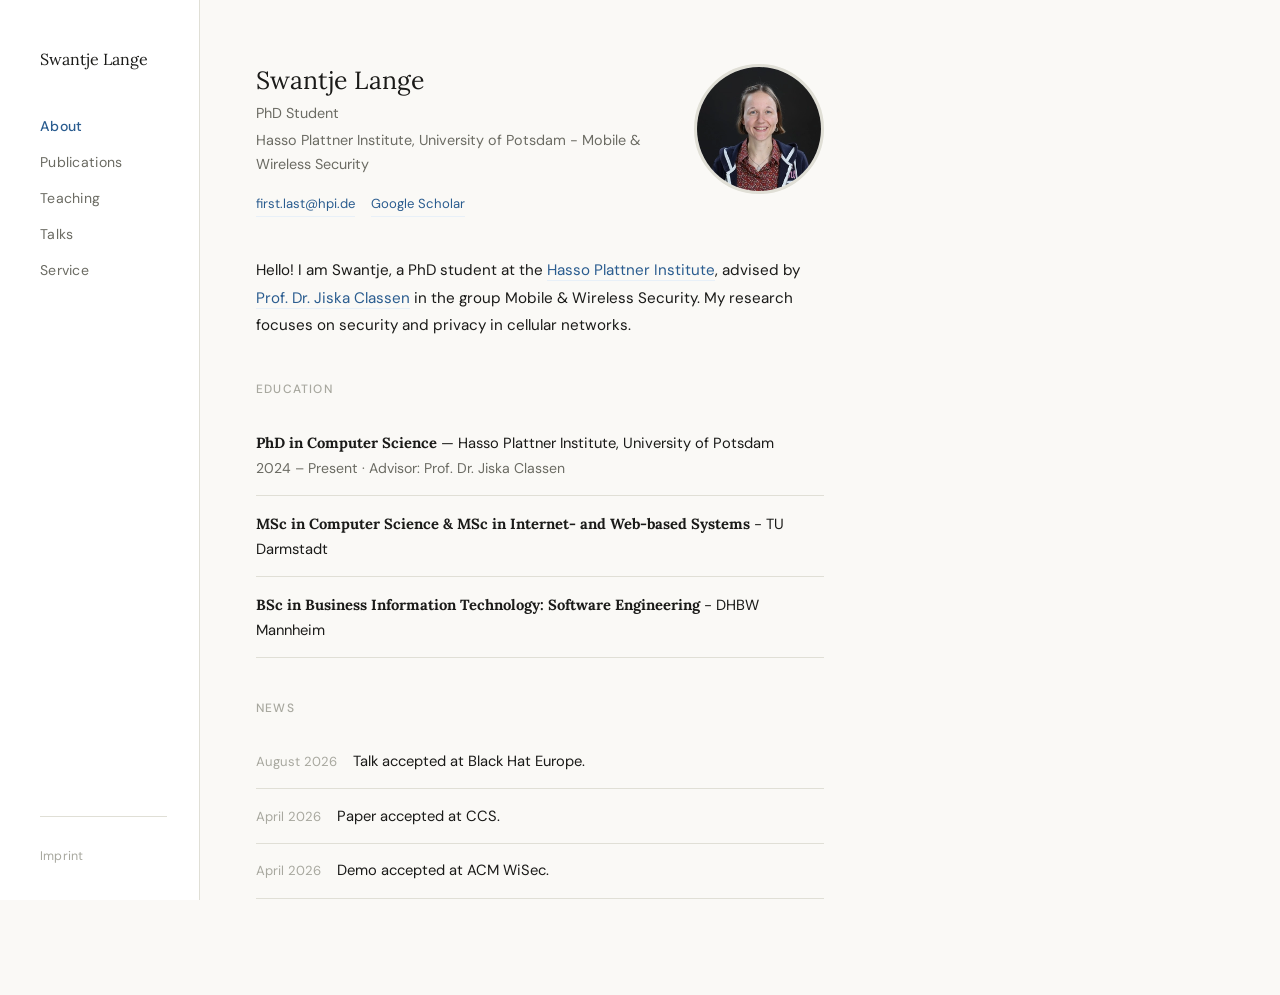
<file: index.html>
<!DOCTYPE html>
<html lang="en">
<head>
  <meta charset="UTF-8" />
  <meta name="viewport" content="width=device-width, initial-scale=1.0" />
  <title>Swantje Lange</title>
  <link rel="stylesheet" href="style.css" />
</head>
<body>

<nav>
  <a class="site-name" href="index.html">Swantje Lange</a>
  <ul>
    <li><a href="index.html" class="active">About</a></li>
    <li><a href="publications.html">Publications</a></li>
    <li><a href="teaching.html">Teaching</a></li>
    <li><a href="talks.html">Talks</a></li>
    <li><a href="service.html">Service</a></li>
  </ul>
  <div class="nav-footer" style="color:var(--muted);"><a href="imprint.html">Imprint</a></div>
</nav>

<main>
  <div class="profile">
    <div class="profile-info">
      <h1>Swantje Lange</h1>
      <p class="role">PhD Student</p>
      <p class="institution">Hasso Plattner Institute, University of Potsdam - Mobile &amp; Wireless Security</p>
      <div class="links">
        <a>first.last@hpi.de</a>
        <a href="https://scholar.google.com/citations?user=48KtVjwAAAAJ&hl=de&oi=ao" target="_blank">Google Scholar</a>
      </div>
    </div>
    <img src="pic.jpg" alt="Swantje" class="profile-photo" />
  </div>

  <div class="bio">
    <p>
      Hello! I am Swantje, a PhD student at the
      <a href="https://hpi.de">Hasso Plattner Institute</a>,
      advised by <a href="https://hpi.de/en/classen/">Prof. Dr. Jiska Classen</a> in the group Mobile &amp; Wireless Security.
      My research focuses on security and privacy in cellular networks.
    </p>
  </div>

  <h3 class="section-heading">Education</h3>

  <div class="item-entry">
    <span style="font-family: var(--serif);"><strong>PhD in Computer Science</strong></span> — Hasso Plattner Institute, University of Potsdam<br>
    <span style="color:var(--muted); font-size:0.88rem;">2024 – Present · Advisor: Prof. Dr. Jiska Classen</span>
  </div>
  <div class="item-entry">
    <span style="font-family: var(--serif);"><strong>MSc in Computer Science &amp; MSc in Internet- and Web-based Systems</strong></span> - TU Darmstadt<br>
  </div>
  <div class="item-entry">
    <span style="font-family: var(--serif);"><strong>BSc in Business Information Technology: Software Engineering</strong></span> - DHBW Mannheim<br>
  </div>

  <h3 class="section-heading">News</h3>

  <div class="item-entry">
    <span style="color:var(--subtle); font-size:0.82rem; margin-right:0.75rem;">August 2026</span>
    Talk accepted at Black Hat Europe.
  </div>

  <div class="item-entry">
    <span style="color:var(--subtle); font-size:0.82rem; margin-right:0.75rem;">April 2026</span>
    Paper accepted at CCS.
  </div>

  <div class="item-entry">
    <span style="color:var(--subtle); font-size:0.82rem; margin-right:0.75rem;">April 2026</span>
    Demo accepted at ACM WiSec.
  </div>

</main>
</body>
</html>
</file>
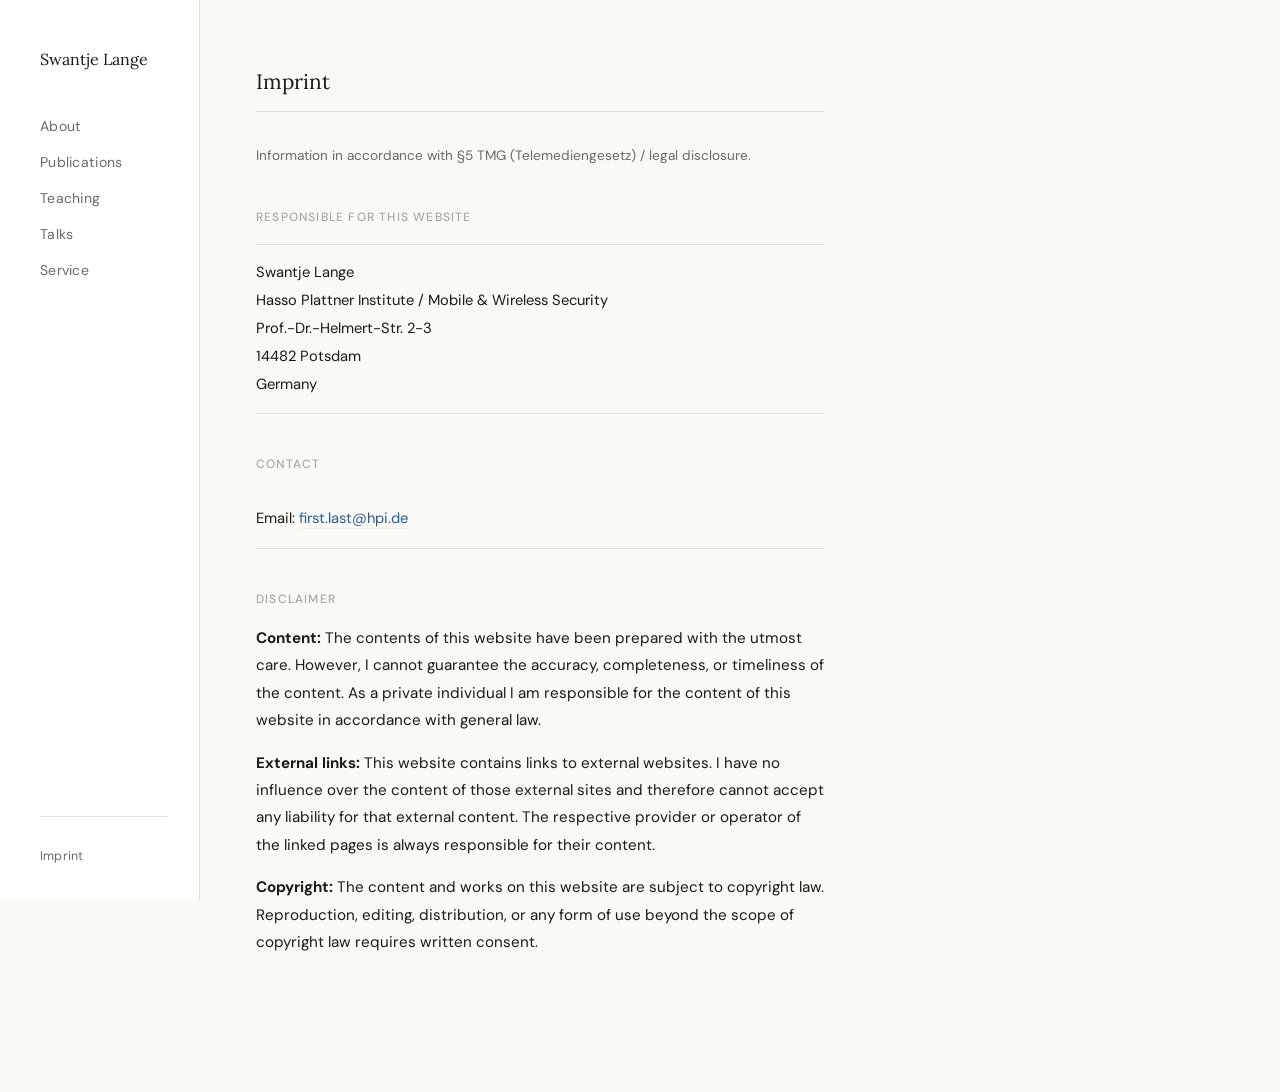
<file: imprint.html>
<!DOCTYPE html>
<html lang="en">
<head>
  <meta charset="UTF-8" />
  <meta name="viewport" content="width=device-width, initial-scale=1.0" />
  <title>Imprint — Swantje Lange</title>
  <link rel="stylesheet" href="style.css" />
</head>
<body>

<nav>
  <a class="site-name" href="index.html">Swantje Lange</a>
  <ul>
    <li><a href="index.html">About</a></li>
    <li><a href="publications.html">Publications</a></li>
    <li><a href="teaching.html">Teaching</a></li>
    <li><a href="talks.html">Talks</a></li>
    <li><a href="service.html">Service</a></li>
  </ul>
  <div class="nav-footer"><a href="imprint.html" class="active">Imprint</a></div>
</nav>

<main>
  <h2 class="page-title">Imprint</h2>

  <p style="font-size:0.85rem; color:var(--muted); margin-bottom:2rem;">
    Information in accordance with §5 TMG (Telemediengesetz) / legal disclosure.
  </p>

  <h3 class="section-heading">Responsible for this website</h3>

  <div class="item-entry" style="line-height:1.9;">
    Swantje Lange<br>
    Hasso Plattner Institute / Mobile &amp; Wireless Security<br>
    Prof.-Dr.-Helmert-Str. 2-3<br>
    14482 Potsdam<br>
    Germany
  </div>

  <h3 class="section-heading">Contact</h3>

  <div class="item-entry" style="line-height:1.9;">
    Email: <a href="mailto:swantje.lange@hpi.de" style="color:var(--accent); text-decoration:none; border-bottom:1px solid var(--accent-lt);">first.last@hpi.de</a>
  </div>

  <h3 class="section-heading">Disclaimer</h3>

  <div class="bio" style="margin-top:0.5rem;">
    <p>
      <strong>Content:</strong> The contents of this website have been prepared with
      the utmost care. However, I cannot guarantee the accuracy, completeness, or
      timeliness of the content. As a private individual I am responsible for the
      content of this website in accordance with general law.
    </p>
    <p>
      <strong>External links:</strong> This website contains links to external websites.
      I have no influence over the content of those external sites and therefore cannot
      accept any liability for that external content. The respective provider or operator
      of the linked pages is always responsible for their content.
    </p>
    <p>
      <strong>Copyright:</strong> The content and works on this website are subject to
      copyright law. Reproduction, editing, distribution, or any form of use beyond the
      scope of copyright law requires written consent.
    </p>
  </div>

</main>
</body>
</html>
</file>
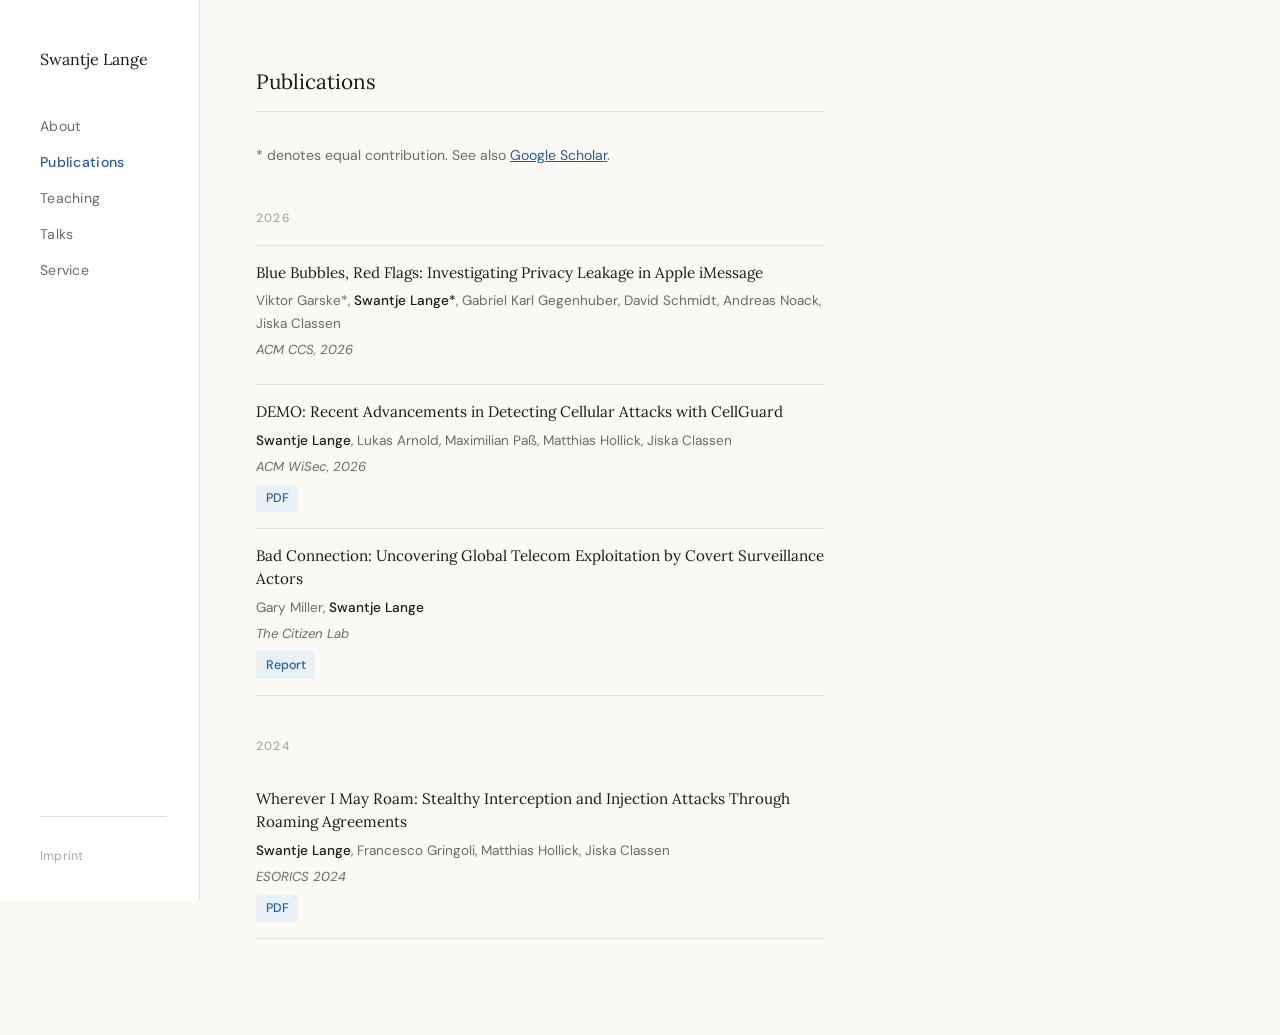
<file: publications.html>
<!DOCTYPE html>
<html lang="en">
<head>
  <meta charset="UTF-8" />
  <meta name="viewport" content="width=device-width, initial-scale=1.0" />
  <title>Publications — Swantje Lange</title>
  <link rel="stylesheet" href="style.css" />
</head>
<body>

<nav>
  <a class="site-name" href="index.html">Swantje Lange</a>
  <ul>
    <li><a href="index.html">About</a></li>
    <li><a href="publications.html" class="active">Publications</a></li>
    <li><a href="teaching.html">Teaching</a></li>
    <li><a href="talks.html">Talks</a></li>
    <li><a href="service.html">Service</a></li>
  </ul>
  <div class="nav-footer"><a href="imprint.html">Imprint</a></div>
</nav>

<main>
  <h2 class="page-title">Publications</h2>

  <p style="font-size:0.88rem; color:var(--muted); margin-bottom:2rem;">
    * denotes equal contribution.
    See also <a style="color:var(--accent);" href="https://scholar.google.com/citations?user=48KtVjwAAAAJ&hl=de&oi=ao" target="_blank">Google Scholar</a>.
  </p>

  <!-- ── 2026 ── -->
  <h3 class="section-heading">2026</h3>

  <div class="pub-entry">
    <p class="pub-title">
      Blue Bubbles, Red Flags: Investigating Privacy Leakage in Apple iMessage
    </p>
    <p class="pub-authors">
      Viktor Garske*, <strong>Swantje Lange*</strong>, Gabriel Karl Gegenhuber, David Schmidt, Andreas Noack, Jiska Classen
    </p>
    <p class="pub-venue">ACM CCS, 2026</p>
    <div class="pub-links">
    </div>
  </div>

  <div class="pub-entry">
    <p class="pub-title">
      DEMO: Recent Advancements in Detecting Cellular Attacks with CellGuard
    </p>
    <p class="pub-authors">
      <strong>Swantje Lange</strong>, Lukas Arnold, Maximilian Paß, Matthias Hollick, Jiska Classen
    </p>
    <p class="pub-venue">ACM WiSec, 2026</p>
    <div class="pub-links">
      <a href="https://dl.acm.org/doi/10.1145/3765613.3814569">PDF</a>
    </div>
  </div>

  <div class="pub-entry">
    <p class="pub-title">
      Bad Connection: Uncovering Global Telecom Exploitation by Covert Surveillance Actors
    </p>
    <p class="pub-authors">
      Gary Miller, <strong>Swantje Lange</strong>
    </p>
    <p class="pub-venue">The Citizen Lab</p>
    <div class="pub-links">
      <a href="https://citizenlab.ca/research/uncovering-global-telecom-exploitation-by-covert-surveillance-actors/">Report</a>
    </div>
  </div>

  <!-- ── 2024 ── -->
  <h3 class="section-heading">2024</h3>

  <div class="pub-entry">
    <p class="pub-title">
      Wherever I May Roam: Stealthy Interception and Injection Attacks Through Roaming Agreements
    </p>
    <p class="pub-authors">
      <strong>Swantje Lange</strong>, Francesco Gringoli, Matthias Hollick, Jiska Classen
    </p>
    <p class="pub-venue">ESORICS 2024</p>
    <div class="pub-links">
      <a href="https://link.springer.com/chapter/10.1007/978-3-031-70903-6_11">PDF</a>
    </div>
  </div>


</main>
</body>
</html>
</file>
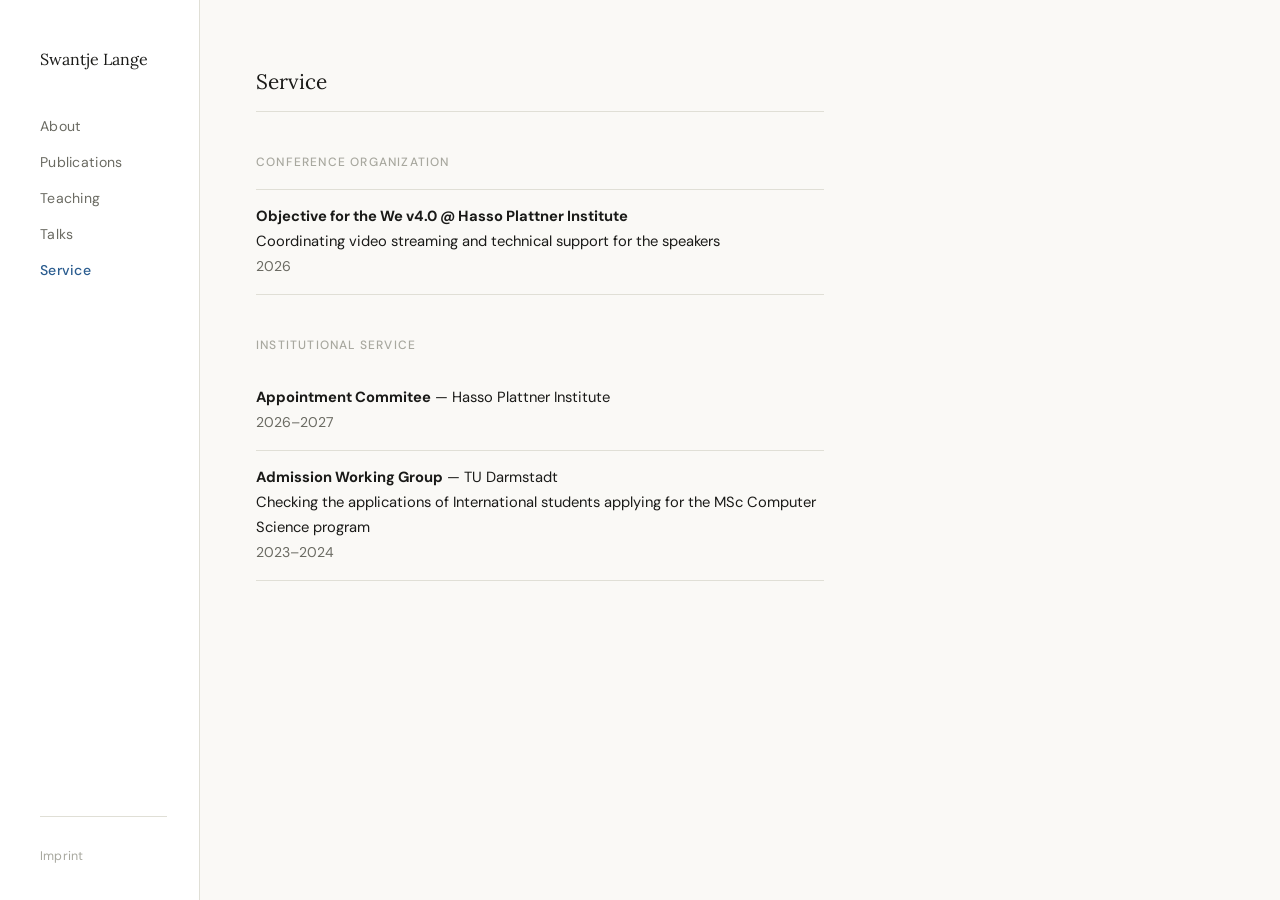
<file: service.html>
<!DOCTYPE html>
<html lang="en">
<head>
  <meta charset="UTF-8" />
  <meta name="viewport" content="width=device-width, initial-scale=1.0" />
  <title>Service — Swantje Lange</title>
  <link rel="stylesheet" href="style.css" />
</head>
<body>

<nav>
  <a class="site-name" href="index.html">Swantje Lange</a>
  <ul>
    <li><a href="index.html">About</a></li>
    <li><a href="publications.html">Publications</a></li>
    <li><a href="teaching.html">Teaching</a></li>
    <li><a href="talks.html">Talks</a></li>
    <li><a href="service.html" class="active">Service</a></li>
  </ul>
  <div class="nav-footer"><a href="imprint.html">Imprint</a></div>
</nav>

<main>
  <h2 class="page-title">Service</h2>

  <h3 class="section-heading">Conference Organization</h3>

  <div class="item-entry">
    <strong>Objective for the We v4.0 @ Hasso Plattner Institute</strong><br>
    <p>Coordinating video streaming and technical support for the speakers</p>
    <span style="font-size:0.88rem; color:var(--muted);">2026</span>
  </div>

  <h3 class="section-heading">Institutional Service</h3>

  <div class="item-entry">
    <strong>Appointment Commitee</strong> — Hasso Plattner Institute<br>
    <span style="font-size:0.88rem; color:var(--muted);">2026–2027</span>
  </div>

  <div class="item-entry">
    <strong>Admission Working Group</strong> — TU Darmstadt<br>
    <p>Checking the applications of International students applying for the MSc Computer Science program</p>
    <span style="font-size:0.88rem; color:var(--muted);">2023–2024</span>
  </div>

</main>
</body>
</html>
</file>
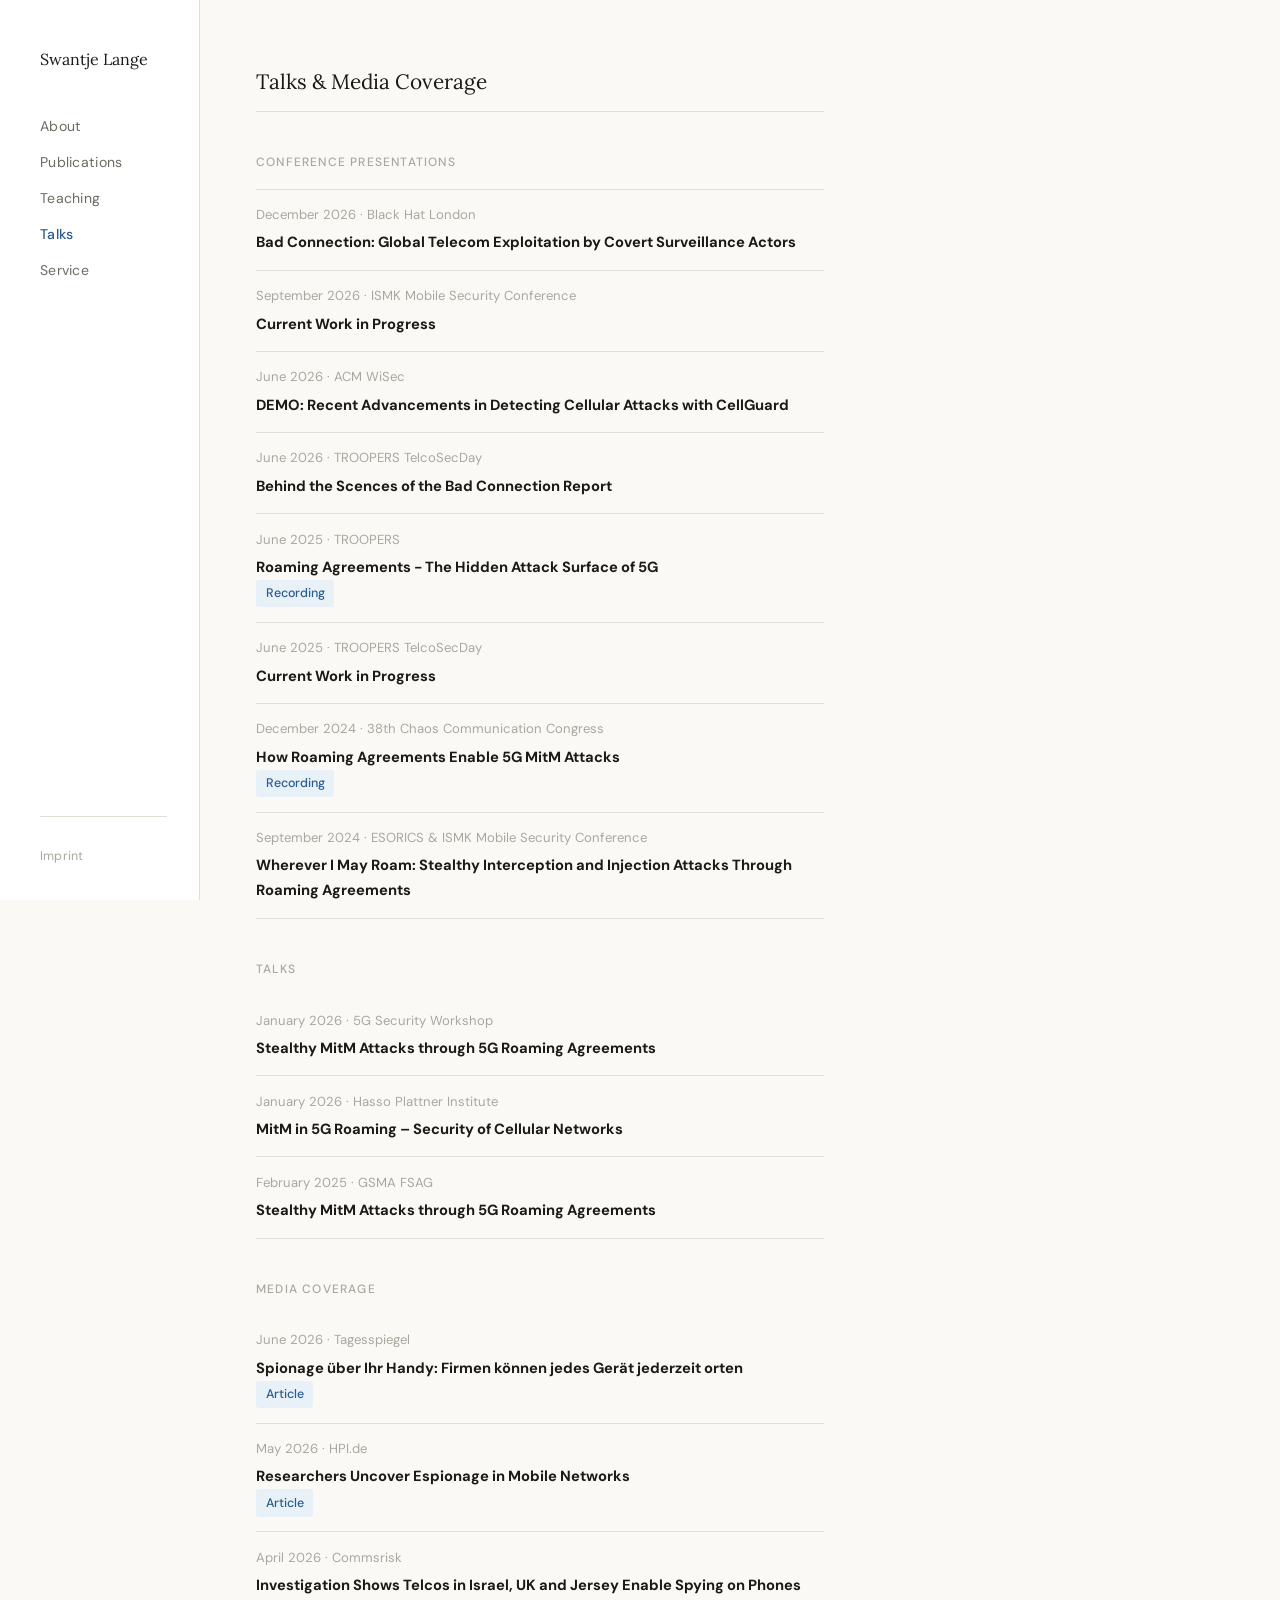
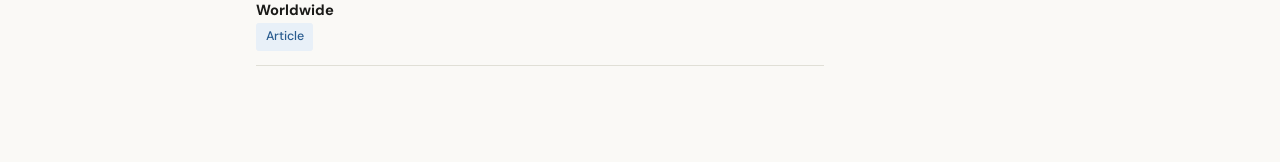
<file: talks.html>
<!DOCTYPE html>
<html lang="en">
<head>
  <meta charset="UTF-8" />
  <meta name="viewport" content="width=device-width, initial-scale=1.0" />
  <title>Talks — Swantje Lange</title>
  <link rel="stylesheet" href="style.css" />
</head>
<body>

<nav>
  <a class="site-name" href="index.html">Swantje Lange</a>
  <ul>
    <li><a href="index.html">About</a></li>
    <li><a href="publications.html">Publications</a></li>
    <li><a href="teaching.html">Teaching</a></li>
    <li><a href="talks.html" class="active">Talks</a></li>
    <li><a href="service.html">Service</a></li>
  </ul>
  <div class="nav-footer"><a href="imprint.html">Imprint</a></div>
</nav>

<main>
  <h2 class="page-title">Talks & Media Coverage</h2>

  <h3 class="section-heading">Conference Presentations</h3>

  <div class="item-entry">
    <span style="color:var(--subtle); font-size:0.82rem; display:block; margin-bottom:0.25rem;">December 2026 · Black Hat London</span>
    <strong>Bad Connection: Global Telecom Exploitation by Covert Surveillance Actors </strong><br>
  </div> 

  <div class="item-entry">
    <span style="color:var(--subtle); font-size:0.82rem; display:block; margin-bottom:0.25rem;">September 2026 · ISMK Mobile Security Conference</span>
    <strong>Current Work in Progress</strong><br>
  </div> 

  <div class="item-entry">
    <span style="color:var(--subtle); font-size:0.82rem; display:block; margin-bottom:0.25rem;">June 2026 · ACM WiSec</span>
    <strong>DEMO: Recent Advancements in Detecting Cellular Attacks with CellGuard</strong><br>
  </div> 
  
  <div class="item-entry">
    <span style="color:var(--subtle); font-size:0.82rem; display:block; margin-bottom:0.25rem;">June 2026 · TROOPERS TelcoSecDay</span>
    <strong>Behind the Scences of the Bad Connection Report</strong><br>
  </div> 
  
  <div class="item-entry">
    <span style="color:var(--subtle); font-size:0.82rem; display:block; margin-bottom:0.25rem;">June 2025 · TROOPERS</span>
    <strong>Roaming Agreements - The Hidden Attack Surface of 5G</strong><br>
    <div class="pub-links">
      <a href="https://www.youtube.com/watch?v=Zjnp54xFyOA">Recording</a>
    </div>
  </div>
  
  <div class="item-entry">
    <span style="color:var(--subtle); font-size:0.82rem; display:block; margin-bottom:0.25rem;">June 2025 · TROOPERS TelcoSecDay</span>
    <strong>Current Work in Progress</strong><br>
  </div> 
  
  <div class="item-entry">
    <span style="color:var(--subtle); font-size:0.82rem; display:block; margin-bottom:0.25rem;">December 2024 · 38th Chaos Communication Congress</span>
    <strong>How Roaming Agreements Enable 5G MitM Attacks</strong><br>
    <div class="pub-links">
      <a href="https://media.ccc.de/v/38c3-how-roaming-agreements-enable-5g-mitm-attacks">Recording</a>
    </div>
  </div>

  <div class="item-entry">
    <span style="color:var(--subtle); font-size:0.82rem; display:block; margin-bottom:0.25rem;">September 2024 · ESORICS &amp; ISMK Mobile Security Conference</span>
    <strong>Wherever I May Roam: Stealthy Interception and Injection Attacks Through Roaming Agreements</strong><br>
  </div>  
  
  <h3 class="section-heading">Talks</h3>

  <div class="item-entry">
    <span style="color:var(--subtle); font-size:0.82rem; display:block; margin-bottom:0.25rem;">January 2026 · 5G Security Workshop</span>
    <strong>Stealthy MitM Attacks through 5G Roaming Agreements</strong><br>
  </div>

  <div class="item-entry">
    <span style="color:var(--subtle); font-size:0.82rem; display:block; margin-bottom:0.25rem;">January 2026 · Hasso Plattner Institute</span>
    <strong>MitM in 5G Roaming – Security of Cellular Networks</strong><br>
  </div>

  <div class="item-entry">
    <span style="color:var(--subtle); font-size:0.82rem; display:block; margin-bottom:0.25rem;">February 2025 · GSMA FSAG</span>
    <strong>Stealthy MitM Attacks through 5G Roaming Agreements</strong><br>
  </div> 


  <h3 class="section-heading">Media Coverage</h3>
  
  <div class="item-entry">
    <span style="color:var(--subtle); font-size:0.82rem; display:block; margin-bottom:0.25rem;">June 2026 · Tagesspiegel</span>
    <strong>Spionage über Ihr Handy: Firmen können jedes Gerät jederzeit orten</strong><br>
    <div class="pub-links">
      <a href="https://www.tagesspiegel.de/wissen/uberwachungsfirmen-konnen-ihr-handy-jederzeit-orten-sicherheitsforscher-weisen-spionage-im-handynetz-nach-15678720.html">Article</a>
    </div>
  </div>

  <div class="item-entry">
    <span style="color:var(--subtle); font-size:0.82rem; display:block; margin-bottom:0.25rem;">May 2026 · HPI.de</span>
    <strong>Researchers Uncover Espionage in Mobile Networks</strong><br>
    <div class="pub-links">
      <a href="https://hpi.de/en/article/researchers-uncover-espionage-in-mobile-networks/">Article</a>
    </div>
  </div>

  <div class="item-entry">
    <span style="color:var(--subtle); font-size:0.82rem; display:block; margin-bottom:0.25rem;">April 2026 · Commsrisk</span>
    <strong>Investigation Shows Telcos in Israel, UK and Jersey Enable Spying on Phones Worldwide</strong><br>
    <div class="pub-links">
      <a href="https://commsrisk.com/new-investigation-finds-israel-uk-and-jersey-telcos-enable-spying-on-phones-worldwide/">Article</a>
    </div>
  </div>
  
  
</main>
</body>
</html>
</file>
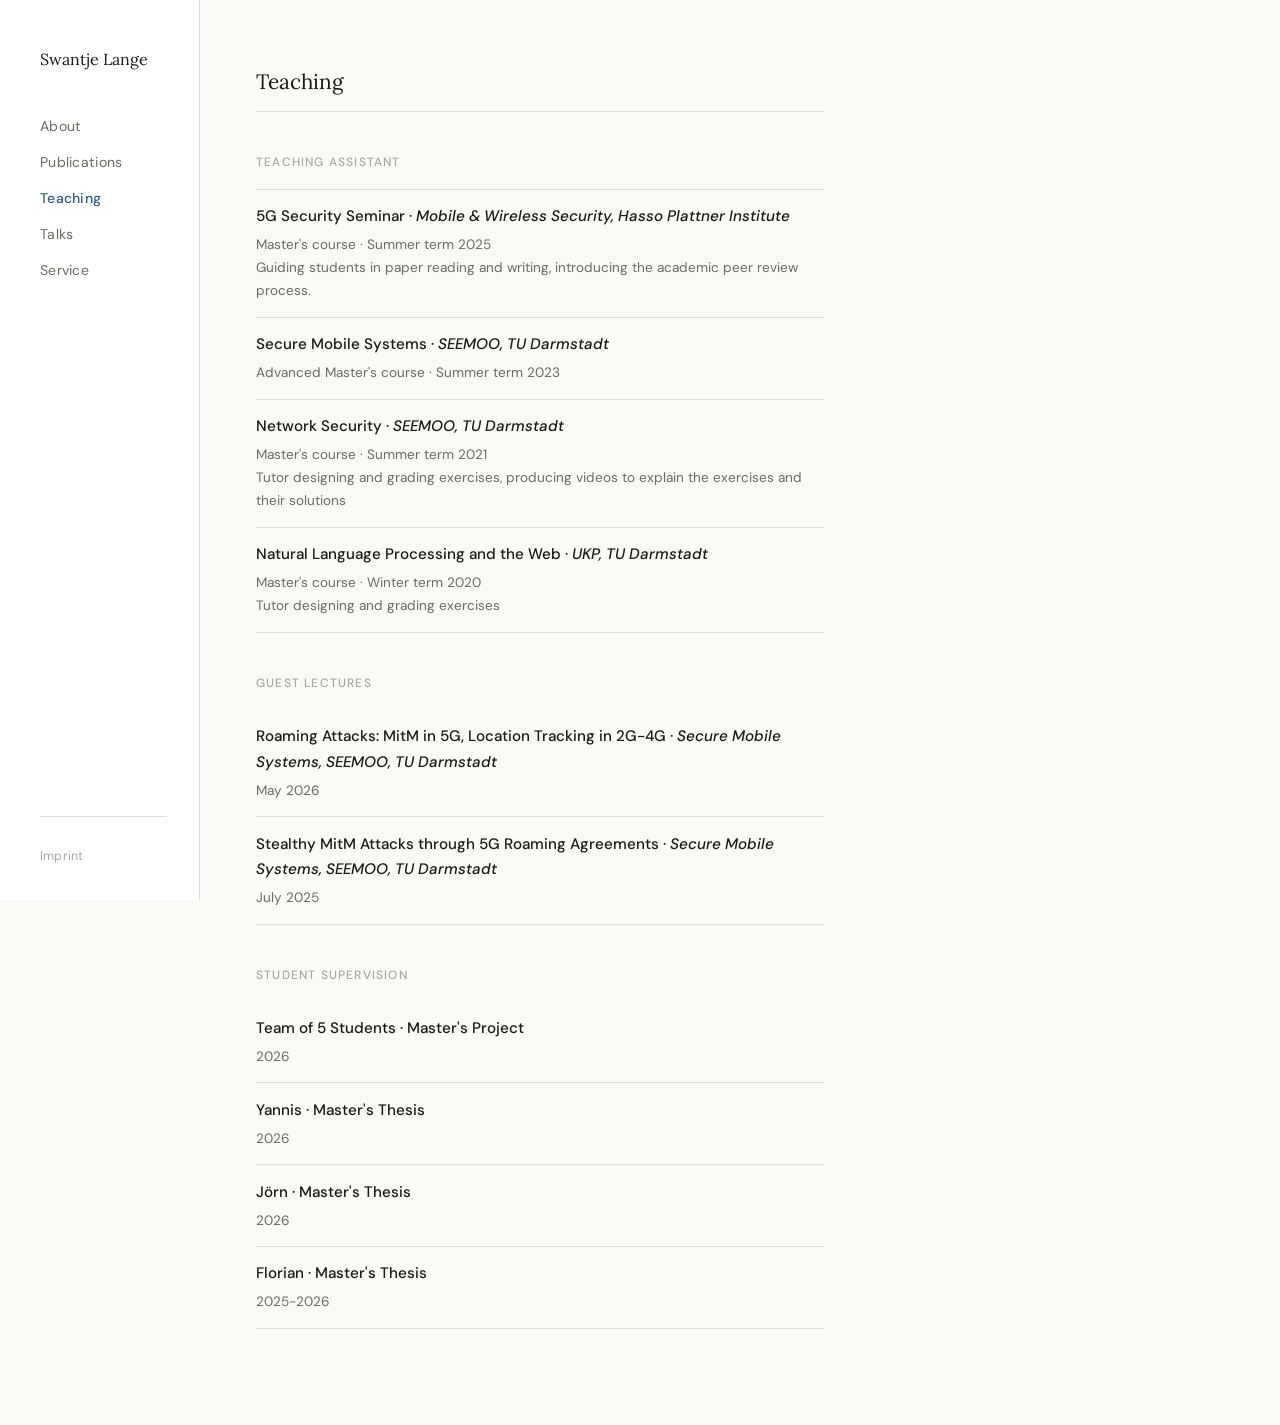
<file: teaching.html>
<!DOCTYPE html>
<html lang="en">
<head>
  <meta charset="UTF-8" />
  <meta name="viewport" content="width=device-width, initial-scale=1.0" />
  <title>Teaching — Swantje Lange</title>
  <link rel="stylesheet" href="style.css" />
</head>
<body>

<nav>
  <a class="site-name" href="index.html">Swantje Lange</a>
  <ul>
    <li><a href="index.html">About</a></li>
    <li><a href="publications.html">Publications</a></li>
    <li><a href="teaching.html" class="active">Teaching</a></li>
    <li><a href="talks.html">Talks</a></li>
    <li><a href="service.html">Service</a></li>
  </ul>
  <div class="nav-footer"><a href="imprint.html">Imprint</a></div>
</nav>

<main>
  <h2 class="page-title">Teaching</h2>

  <!-- ── Teaching Assistant ── -->
  <h3 class="section-heading">Teaching Assistant</h3>

  <div class="teaching-entry">
    <p class="course">5G Security Seminar · <em>Mobile &amp; Wireless Security, Hasso Plattner Institute</em></p>
    <p class="course-detail">
      Master's course · Summer term 2025<br>
      Guiding students in paper reading and writing, introducing the academic peer review process.
    </p>
  </div>

  <div class="teaching-entry">
    <p class="course">Secure Mobile Systems · <em>SEEMOO, TU Darmstadt</em></p>
    <p class="course-detail">
      Advanced Master's course · Summer term 2023<br>
    </p>
  </div>

  <div class="teaching-entry">
    <p class="course">Network Security · <em>SEEMOO, TU Darmstadt</em></p>
    <p class="course-detail">
      Master's course · Summer term 2021<br>
      Tutor designing and grading exercises, producing videos to explain the exercises and their solutions
    </p>
  </div>

  <div class="teaching-entry">
    <p class="course">Natural Language Processing and the Web · <em>UKP, TU Darmstadt</em></p>
    <p class="course-detail">
      Master's course · Winter term 2020<br>
      Tutor designing and grading exercises
    </p>
  </div>

  <!-- ── Guest Lectures ── -->
  <h3 class="section-heading">Guest Lectures</h3>

  <div class="teaching-entry">
    <p class="course">Roaming Attacks: MitM in 5G, Location Tracking in 2G-4G · <em>Secure Mobile Systems, SEEMOO, TU Darmstadt</em></p>
    <p class="course-detail">May 2026</p>
  </div>

  <div class="teaching-entry">
    <p class="course">Stealthy MitM Attacks through 5G Roaming Agreements · <em>Secure Mobile Systems, SEEMOO, TU Darmstadt</em></p>
    <p class="course-detail">July 2025</p>
  </div>  

  <!-- ── Supervision ── -->
  <h3 class="section-heading">Student Supervision</h3>

  <div class="teaching-entry">
    <p class="course">Team of 5 Students · Master's Project</p>
    <p class="course-detail">
      2026
    </p>
  </div>

  <div class="teaching-entry">
    <p class="course">Yannis · Master's Thesis</p>
    <p class="course-detail">
      2026
    </p>
  </div>

  <div class="teaching-entry">
    <p class="course">Jörn · Master's Thesis</p>
    <p class="course-detail">
      2026
    </p>
  </div>

  <div class="teaching-entry">
    <p class="course">Florian · Master's Thesis</p>
    <p class="course-detail">
      2025-2026
    </p>
  </div>

</main>
</body>
</html>
</file>
<file: style.css>
@import url('https://fonts.googleapis.com/css2?family=Lora:ital,wght@0,400;0,500;1,400&family=DM+Sans:wght@300;400;500&display=swap');

*, *::before, *::after { box-sizing: border-box; margin: 0; padding: 0; }

:root {
  --text:       #1a1a18;
  --muted:      #6b6b63;
  --subtle:     #a8a89f;
  --accent:     #2a5c8f;
  --accent-lt:  #e8f0f8;
  --border:     #e0dfd6;
  --bg:         #faf9f6;
  --white:      #ffffff;
  --nav-w:      200px;
  --serif:      'Lora', Georgia, serif;
  --sans:       'DM Sans', system-ui, sans-serif;
}

html { font-size: 16px; }

body {
  font-family: var(--sans);
  background: var(--bg);
  color: var(--text);
  line-height: 1.7;
  display: flex;
  min-height: 100vh;
}

/* ── Nav ─────────────────────────────────────── */
nav {
  width: var(--nav-w);
  flex-shrink: 0;
  padding: 3rem 2rem 2rem 2.5rem;
  position: sticky;
  top: 0;
  height: 100vh;
  display: flex;
  flex-direction: column;
  border-right: 1px solid var(--border);
  background: var(--white);
}

nav .site-name {
  font-family: var(--serif);
  font-size: 1rem;
  font-weight: 400;
  line-height: 1.4;
  margin-bottom: 2.5rem;
  color: var(--text);
  text-decoration: none;
}

nav ul { list-style: none; }
nav ul li + li { margin-top: 0.15rem; }

nav ul li a {
  font-size: 0.88rem;
  font-weight: 400;
  color: var(--muted);
  text-decoration: none;
  letter-spacing: 0.02em;
  display: block;
  padding: 0.3rem 0;
  transition: color 0.15s;
}

nav ul li a:hover,
nav ul li a.active {
  color: var(--accent);
}

nav ul li a.active {
  font-weight: 500;
}

nav .nav-footer {
  margin-top: auto;
  padding-top: 1.5rem;
  border-top: 1px solid var(--border);
}
 
nav .nav-footer a {
  font-size: 0.78rem;
  color: var(--subtle);
  text-decoration: none;
  letter-spacing: 0.02em;
  transition: color 0.15s;
}
 
nav .nav-footer a:hover,
nav .nav-footer a.active {
  color: var(--muted);
}

/* ── Main ────────────────────────────────────── */
main {
  flex: 1;
  max-width: 680px;
  padding: 4rem 3.5rem 6rem;
}

/* ── Profile section ─────────────────────────── */
.profile {
  display: flex;
  gap: 2.5rem;
  align-items: flex-start;
  margin-bottom: 2.5rem;
}

.profile-photo {
  width: 130px;
  height: 130px;
  border-radius: 50%;
  object-fit: cover;
  flex-shrink: 0;
  border: 3px solid var(--border);
}

.profile-photo-placeholder {
  width: 130px;
  height: 130px;
  border-radius: 50%;
  background: var(--accent-lt);
  flex-shrink: 0;
  border: 3px solid var(--border);
  display: flex;
  align-items: center;
  justify-content: center;
  font-family: var(--serif);
  font-size: 2rem;
  color: var(--accent);
}

.profile-info h1 {
  font-family: var(--serif);
  font-size: 1.55rem;
  font-weight: 400;
  line-height: 1.3;
  margin-bottom: 0.3rem;
}

.profile-info .role {
  font-size: 0.9rem;
  color: var(--muted);
  margin-bottom: 0.15rem;
}

.profile-info .institution {
  font-size: 0.9rem;
  color: var(--muted);
  margin-bottom: 1rem;
}

.links {
  display: flex;
  gap: 1rem;
  flex-wrap: wrap;
}

.links a {
  font-size: 0.82rem;
  color: var(--accent);
  text-decoration: none;
  border-bottom: 1px solid var(--accent-lt);
  padding-bottom: 1px;
  transition: border-color 0.15s;
}

.links a:hover { border-color: var(--accent); }

/* ── Bio ─────────────────────────────────────── */
.bio {
  font-size: 0.95rem;
  line-height: 1.8;
  color: var(--text);
  margin-bottom: 2.5rem;
}

.bio p + p { margin-top: 1em; }

.bio a {
  color: var(--accent);
  text-decoration: none;
  border-bottom: 1px solid var(--accent-lt);
  transition: border-color 0.15s;
}
.bio a:hover { border-color: var(--accent); }

/* ── Page headings ───────────────────────────── */
h2.page-title {
  font-family: var(--serif);
  font-size: 1.3rem;
  font-weight: 400;
  margin-bottom: 2rem;
  padding-bottom: 0.75rem;
  border-bottom: 1px solid var(--border);
  color: var(--text);
}

/* ── Section heading ─────────────────────────── */
h3.section-heading {
  font-family: var(--sans);
  font-size: 0.75rem;
  font-weight: 500;
  letter-spacing: 0.1em;
  text-transform: uppercase;
  color: var(--subtle);
  margin: 2.5rem 0 1rem;
}

/* ── Publication entry ───────────────────────── */
.pub-entry {
  padding: 1rem 0;
  border-bottom: 1px solid var(--border);
}

.pub-entry:first-of-type { border-top: 1px solid var(--border); }

.pub-title {
  font-family: var(--serif);
  font-size: 0.95rem;
  font-weight: 400;
  line-height: 1.5;
  margin-bottom: 0.3rem;
  color: var(--text);
}

.pub-authors {
  font-size: 0.85rem;
  color: var(--muted);
  margin-bottom: 0.25rem;
}

.pub-authors strong { color: var(--text); font-weight: 500; }

.pub-venue {
  font-size: 0.82rem;
  color: var(--muted);
  font-style: italic;
  margin-bottom: 0.4rem;
}

.pub-links { display: flex; gap: 0.6rem; flex-wrap: wrap; }

.pub-links a {
  font-size: 0.78rem;
  font-weight: 500;
  color: var(--accent);
  text-decoration: none;
  background: var(--accent-lt);
  padding: 0.2rem 0.6rem;
  border-radius: 3px;
  transition: background 0.15s;
}
.pub-links a:hover { background: #d4e4f4; }

.award-badge {
  display: inline-block;
  font-size: 0.72rem;
  font-weight: 500;
  color: #7a4f00;
  background: #fff3d0;
  padding: 0.15rem 0.5rem;
  border-radius: 3px;
  margin-left: 0.4rem;
  vertical-align: middle;
}

/* ── Teaching entry ──────────────────────────── */
.teaching-entry {
  padding: 0.9rem 0;
  border-bottom: 1px solid var(--border);
}
.teaching-entry:first-of-type { border-top: 1px solid var(--border); }

.teaching-entry .course {
  font-size: 0.95rem;
  font-weight: 500;
  margin-bottom: 0.2rem;
}

.teaching-entry .course-detail {
  font-size: 0.85rem;
  color: var(--muted);
}

/* ── Generic list items ──────────────────────── */
.item-entry {
  padding: 0.9rem 0;
  border-bottom: 1px solid var(--border);
  font-size: 0.92rem;
}
.item-entry:first-of-type { border-top: 1px solid var(--border); }

/* ── Mobile ──────────────────────────────────── */
@media (max-width: 720px) {
  body { flex-direction: column; }
  nav {
    width: 100%;
    height: auto;
    position: static;
    border-right: none;
    border-bottom: 1px solid var(--border);
    padding: 1.5rem 1.5rem 1rem;
  }
  nav .site-name { margin-bottom: 1rem; }
  nav ul { display: flex; flex-wrap: wrap; gap: 0.2rem 1rem; }
  main { padding: 2rem 1.5rem 4rem; max-width: 100%; }
  .profile { flex-direction: column; gap: 1.5rem; }
}
</file>
